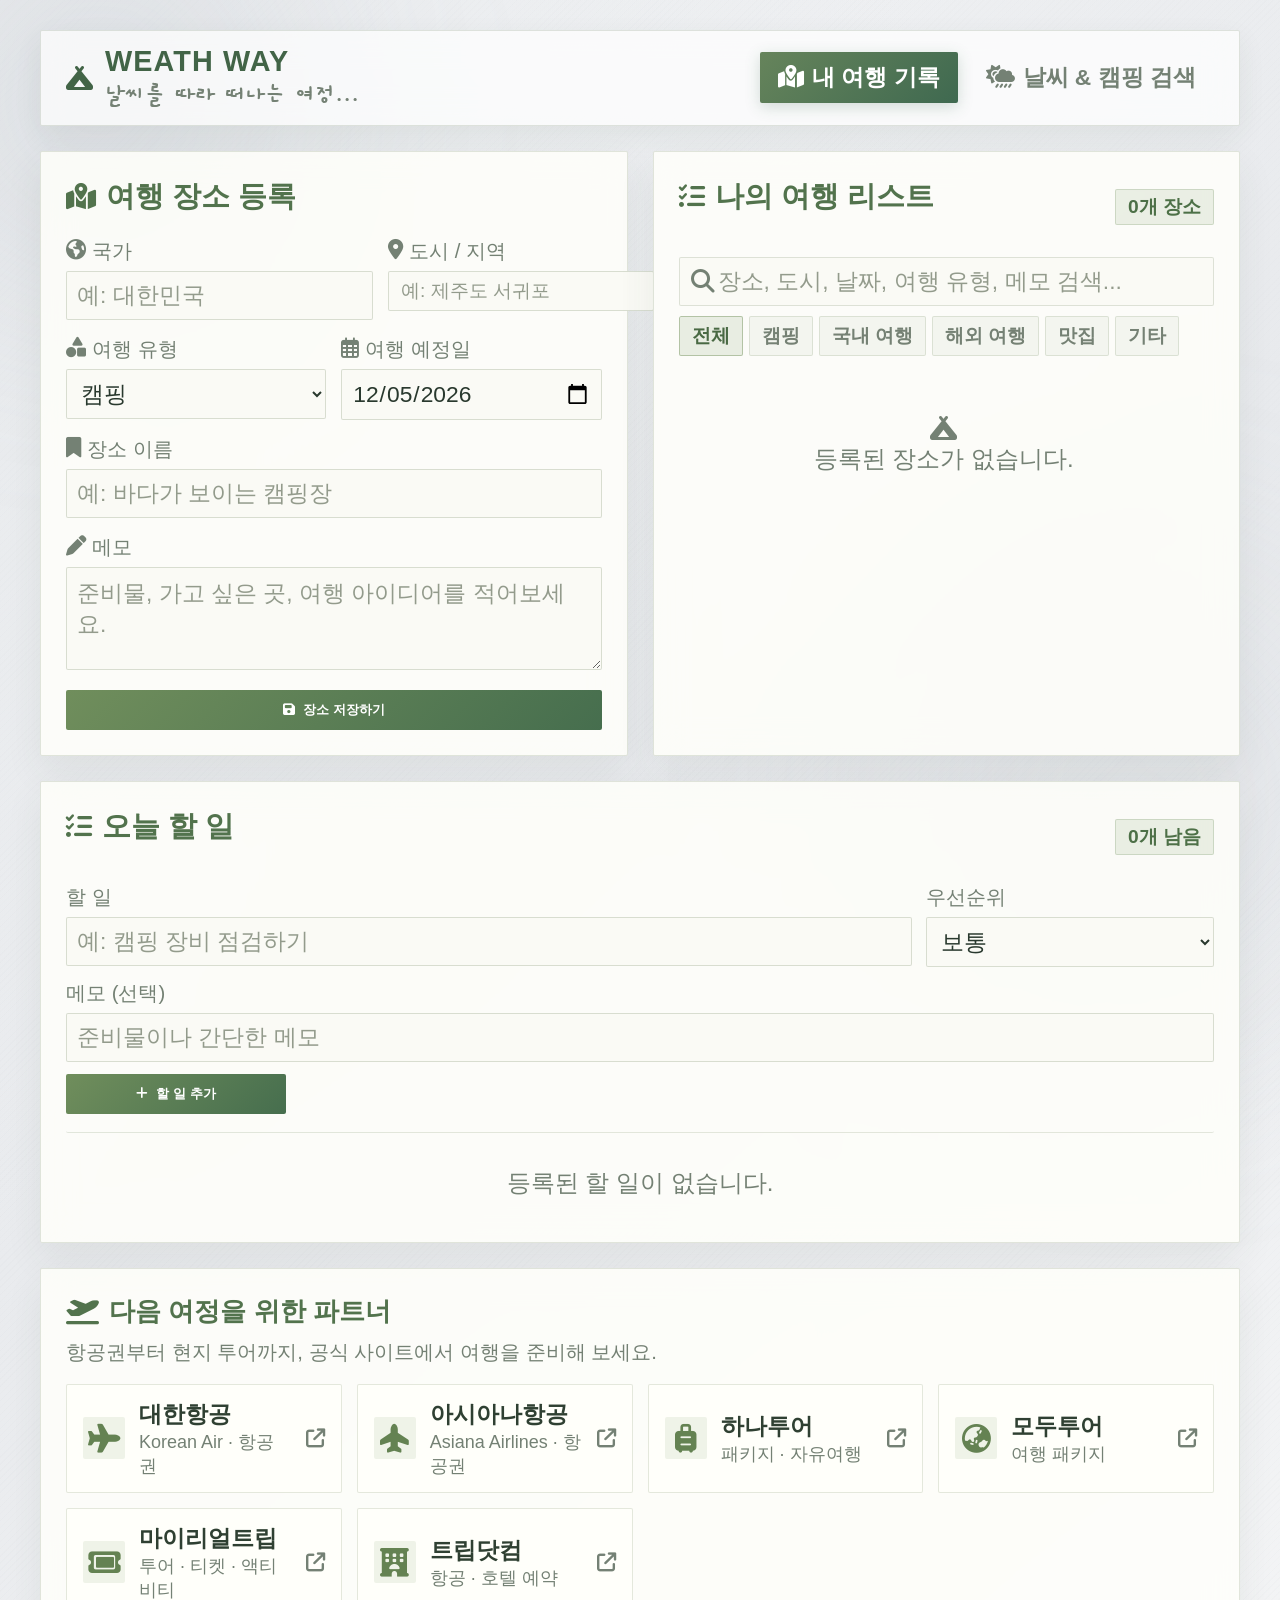
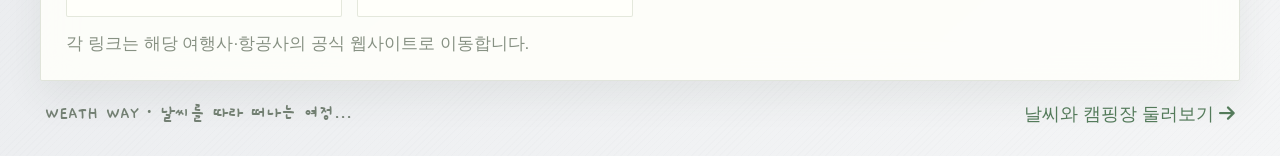
<file: index.html>
<!doctype html>
<html lang="ko">
  <head>
    <meta charset="UTF-8" />
    <meta name="viewport" content="width=device-width, initial-scale=1" />
    <meta name="theme-color" content="#10172b" />
    <title>WEATH WAY | 날씨를 따라 떠나는 여정</title>
    <link
      rel="stylesheet"
      href="https://cdnjs.cloudflare.com/ajax/libs/font-awesome/6.4.0/css/all.min.css"
    />
    <link rel="stylesheet" href="styles.css" />
    <script src="app.js" defer></script>
  </head>
  <body>
    <div class="bg-orb orb-1" aria-hidden="true"></div>
    <div class="bg-orb orb-2" aria-hidden="true"></div>

    <div class="app-container">
      <header class="app-header">
        <a class="logo" href="index.html">
          <i class="fa-solid fa-campground" aria-hidden="true"></i>
          <span class="brand-lockup">
            <strong>WEATH WAY</strong>
            <small>날씨를 따라 떠나는 여정...</small>
          </span>
        </a>
        <nav class="nav-tabs" aria-label="주요 메뉴">
          <a href="index.html" class="nav-btn active" aria-current="page">
            <i class="fa-solid fa-map-location-dot" aria-hidden="true"></i> 내
            여행 기록
          </a>
          <a href="api.html" class="nav-btn">
            <i class="fa-solid fa-cloud-sun-rain" aria-hidden="true"></i> 날씨 &
            캠핑 검색
          </a>
        </nav>
      </header>

      <main>
        <div class="grid-2col">
          <section class="glass-card" aria-labelledby="formModeTitle">
            <div class="card-title">
              <i class="fa-solid fa-map-location-dot" aria-hidden="true"></i>
              <h2 id="formModeTitle">여행 장소 등록</h2>
            </div>

            <form id="placeForm" class="crud-form">
              <input type="hidden" id="editId" value="" />
              <div class="form-row">
                <div class="form-group">
                  <label for="countryInput"
                    ><i
                      class="fa-solid fa-earth-americas"
                      aria-hidden="true"
                    ></i>
                    국가</label
                  >
                  <input
                    type="text"
                    id="countryInput"
                    maxlength="80"
                    placeholder="예: 대한민국"
                    required
                  />
                </div>
                <div class="form-group">
                  <label for="cityInput"
                    ><i class="fa-solid fa-location-dot" aria-hidden="true"></i>
                    도시 / 지역</label
                  >
                  <input
                    type="text"
                    id="cityInput"
                    maxlength="70"
                    placeholder="예: 제주도 서귀포"
                    required
                  />
                </div>
              </div>
              <div class="form-row">
                <div class="form-group">
                  <label for="categorySelect"
                    ><i class="fa-solid fa-shapes" aria-hidden="true"></i> 여행
                    유형</label
                  >
                  <select id="categorySelect" required>
                    <option value="캠핑장">캠핑</option>
                    <option value="국내여행">국내 여행</option>
                    <option value="해외여행">해외 여행</option>
                    <option value="맛집">맛집</option>
                    <option value="기타">기타</option>
                  </select>
                </div>
                <div class="form-group">
                  <label for="targetDate"
                    ><i
                      class="fa-regular fa-calendar-days"
                      aria-hidden="true"
                    ></i>
                    여행 예정일</label
                  >
                  <input type="date" id="targetDate" required />
                </div>
              </div>
              <div class="form-group">
                <label for="placeName"
                  ><i class="fa-solid fa-bookmark" aria-hidden="true"></i> 장소
                  이름</label
                >
                <input
                  type="text"
                  id="placeName"
                  maxlength="120"
                  placeholder="예: 바다가 보이는 캠핑장"
                  required
                />
              </div>
              <div class="form-group">
                <label for="memoContent"
                  ><i class="fa-solid fa-pen" aria-hidden="true"></i>
                  메모</label
                >
                <textarea
                  id="memoContent"
                  rows="3"
                  maxlength="1000"
                  placeholder="준비물, 가고 싶은 곳, 여행 아이디어를 적어보세요."
                ></textarea>
              </div>
              <div class="form-actions">
                <button type="submit" class="btn btn-primary" id="saveBtn">
                  <i class="fa-solid fa-floppy-disk" aria-hidden="true"></i>
                  장소 저장하기
                </button>
                <button
                  type="button"
                  class="btn btn-secondary"
                  id="cancelBtn"
                  hidden
                >
                  취소
                </button>
              </div>
            </form>
          </section>

          <section class="glass-card" aria-labelledby="places-title">
            <div class="card-title-between">
              <div class="card-title">
                <i class="fa-solid fa-list-check" aria-hidden="true"></i>
                <h2 id="places-title">나의 여행 리스트</h2>
              </div>
              <span class="badge" id="placeCountBadge" aria-live="polite"
                >0개 장소</span
              >
            </div>

            <div class="filter-wrapper">
              <label class="sr-only" for="searchInput">여행 장소 검색</label>
              <div class="search-filter-box">
                <i
                  class="fa-solid fa-magnifying-glass search-icon"
                  aria-hidden="true"
                ></i>
                <input
                  type="search"
                  id="searchInput"
                  placeholder="장소, 도시, 날짜, 여행 유형, 메모 검색..."
                  autocomplete="off"
                />
              </div>
              <div
                class="category-tabs"
                role="group"
                aria-label="여행 유형 필터"
              >
                <button
                  type="button"
                  class="cat-btn active"
                  data-category="ALL"
                  aria-pressed="true"
                >
                  전체
                </button>
                <button
                  type="button"
                  class="cat-btn"
                  data-category="캠핑장"
                  aria-pressed="false"
                >
                  캠핑
                </button>
                <button
                  type="button"
                  class="cat-btn"
                  data-category="국내여행"
                  aria-pressed="false"
                >
                  국내 여행
                </button>
                <button
                  type="button"
                  class="cat-btn"
                  data-category="해외여행"
                  aria-pressed="false"
                >
                  해외 여행
                </button>
                <button
                  type="button"
                  class="cat-btn"
                  data-category="맛집"
                  aria-pressed="false"
                >
                  맛집
                </button>
                <button
                  type="button"
                  class="cat-btn"
                  data-category="기타"
                  aria-pressed="false"
                >
                  기타
                </button>
              </div>
            </div>

            <div
              class="log-list-container"
              id="placeList"
              aria-live="polite"
            ></div>
          </section>
        </div>

        <section class="glass-card todo-section" aria-labelledby="todo-title">
          <div class="card-title-between">
            <div class="card-title">
              <i class="fa-solid fa-list-check" aria-hidden="true"></i>
              <h2 id="todo-title">오늘 할 일</h2>
            </div>
            <span class="badge" id="todoCountBadge" aria-live="polite">0개 남음</span>
          </div>

          <form id="todoForm" class="todo-form">
            <input type="hidden" id="todoEditId" value="" />
            <div class="todo-form-main">
              <div class="form-group">
                <label for="todoTitle">할 일</label>
                <input id="todoTitle" type="text" maxlength="120" placeholder="예: 캠핑 장비 점검하기" required />
              </div>
              <div class="form-group">
                <label for="todoPriority">우선순위</label>
                <select id="todoPriority">
                  <option value="보통">보통</option>
                  <option value="높음">높음</option>
                  <option value="낮음">낮음</option>
                </select>
              </div>
            </div>
            <div class="form-group">
              <label for="todoMemo">메모 (선택)</label>
              <input id="todoMemo" type="text" maxlength="240" placeholder="준비물이나 간단한 메모" />
            </div>
            <div class="form-actions">
              <button type="submit" class="btn btn-primary" id="todoSaveButton">
                <i class="fa-solid fa-plus" aria-hidden="true"></i> 할 일 추가
              </button>
              <button type="button" class="btn btn-secondary" id="todoCancelButton" hidden>취소</button>
            </div>
          </form>

          <ul class="todo-list" id="todoList" aria-live="polite"></ul>
        </section>

        <section
          class="glass-card sponsor-section"
          aria-labelledby="sponsor-title"
        >
          <div class="card-title">
            <i class="fa-solid fa-plane-departure" aria-hidden="true"></i>
            <h2 id="sponsor-title">다음 여정을 위한 파트너</h2>
          </div>
          <p class="sponsor-desc">
            항공권부터 현지 투어까지, 공식 사이트에서 여행을 준비해 보세요.
          </p>
          <div class="sponsor-grid">
            <a
              href="https://www.koreanair.com"
              target="_blank"
              rel="noopener noreferrer"
              class="sponsor-card Koreanair"
            >
              <span class="brand-icon"
                ><i class="fa-solid fa-plane" aria-hidden="true"></i
              ></span>
              <span class="brand-info"
                ><span class="brand-name">대한항공</span
                ><span class="brand-sub">Korean Air · 항공권</span></span
              >
              <i
                class="fa-solid fa-arrow-up-right-from-square external-link"
                aria-hidden="true"
              ></i>
            </a>
            <a
              href="https://flyasiana.com"
              target="_blank"
              rel="noopener noreferrer"
              class="sponsor-card asiana"
            >
              <span class="brand-icon"
                ><i class="fa-solid fa-plane-up" aria-hidden="true"></i
              ></span>
              <span class="brand-info"
                ><span class="brand-name">아시아나항공</span
                ><span class="brand-sub">Asiana Airlines · 항공권</span></span
              >
              <i
                class="fa-solid fa-arrow-up-right-from-square external-link"
                aria-hidden="true"
              ></i>
            </a>
            <a
              href="https://www.hanatour.com"
              target="_blank"
              rel="noopener noreferrer"
              class="sponsor-card hanatour"
            >
              <span class="brand-icon"
                ><i class="fa-solid fa-suitcase-rolling" aria-hidden="true"></i
              ></span>
              <span class="brand-info"
                ><span class="brand-name">하나투어</span
                ><span class="brand-sub">패키지 · 자유여행</span></span
              >
              <i
                class="fa-solid fa-arrow-up-right-from-square external-link"
                aria-hidden="true"
              ></i>
            </a>
            <a
              href="https://www.modetour.com"
              target="_blank"
              rel="noopener noreferrer"
              class="sponsor-card modetour"
            >
              <span class="brand-icon"
                ><i class="fa-solid fa-earth-asia" aria-hidden="true"></i
              ></span>
              <span class="brand-info"
                ><span class="brand-name">모두투어</span
                ><span class="brand-sub">여행 패키지</span></span
              >
              <i
                class="fa-solid fa-arrow-up-right-from-square external-link"
                aria-hidden="true"
              ></i>
            </a>
            <a
              href="https://www.myrealtrip.com"
              target="_blank"
              rel="noopener noreferrer"
              class="sponsor-card myrealtrip"
            >
              <span class="brand-icon"
                ><i class="fa-solid fa-ticket" aria-hidden="true"></i
              ></span>
              <span class="brand-info"
                ><span class="brand-name">마이리얼트립</span
                ><span class="brand-sub">투어 · 티켓 · 액티비티</span></span
              >
              <i
                class="fa-solid fa-arrow-up-right-from-square external-link"
                aria-hidden="true"
              ></i>
            </a>
            <a
              href="https://kr.trip.com"
              target="_blank"
              rel="noopener noreferrer"
              class="sponsor-card tripcom"
            >
              <span class="brand-icon"
                ><i class="fa-solid fa-hotel" aria-hidden="true"></i
              ></span>
              <span class="brand-info"
                ><span class="brand-name">트립닷컴</span
                ><span class="brand-sub">항공 · 호텔 예약</span></span
              >
              <i
                class="fa-solid fa-arrow-up-right-from-square external-link"
                aria-hidden="true"
              ></i>
            </a>
          </div>
          <p class="sponsor-disclaimer">
            각 링크는 해당 여행사·항공사의 공식 웹사이트로 이동합니다.
          </p>
        </section>

        <footer class="site-footer">
          <span>WEATH WAY · 날씨를 따라 떠나는 여정...</span>
          <a href="api.html"
            >날씨와 캠핑장 둘러보기
            <i class="fa-solid fa-arrow-right" aria-hidden="true"></i
          ></a>
        </footer>
      </main>
    </div>
  </body>
</html>
</file>
<file: styles.css>
@import url("https://fonts.googleapis.com/css2?family=Gaegu:wght@400;700&family=Noto+Sans+KR:wght@400;500;600;700;800&display=swap");

:root {
  --bg-gradient: linear-gradient(145deg, #f5f6f7 0%, #e9ebee 48%, #f4f5f6 100%);
  --glass-bg: rgba(255, 255, 255, 0.82);
  --glass-border: rgba(79, 105, 75, 0.16);
  --glass-shadow: 0 18px 42px rgba(48, 69, 48, 0.1);

  --text-main: #26352c;
  --text-muted: #748174;

  --accent-cyan: #638e83;
  --accent-indigo: #547450;
  --accent-pink: #c77854;
  --accent-green: #6f8e57;
  --accent-red: #bd6555;
  --accent-orange: #b8793e;

  --radius-lg: 20px;
  --radius-md: 12px;
  --radius-sm: 8px;
}

* {
  margin: 0;
  padding: 0;
  box-sizing: border-box;
  font-family: "Pretendard", "Apple SD Gothic Neo", "Malgun Gothic", sans-serif;
}

body {
  background: var(--bg-gradient);
  color: var(--text-main);
  min-height: 100vh;
  display: flex;
  justify-content: center;
  align-items: flex-start;
  padding: 30px 15px;
  overflow-x: hidden;
  position: relative;
}

.bg-orb {
  position: fixed;
  border-radius: 50%;
  filter: blur(100px);
  z-index: 0;
  pointer-events: none;
}
.orb-1 {
  width: 400px;
  height: 400px;
  background: rgba(56, 189, 248, 0.15);
  top: -100px;
  left: -100px;
}
.orb-2 {
  width: 500px;
  height: 500px;
  background: rgba(129, 140, 248, 0.12);
  bottom: -150px;
  right: -100px;
}

.app-container {
  width: 100%;
  max-width: 1200px;
  z-index: 1;
}

.app-header {
  display: flex;
  justify-content: space-between;
  align-items: center;
  margin-bottom: 25px;
  background: rgba(255, 255, 255, 0.05);
  backdrop-filter: blur(16px);
  border: 1px solid var(--glass-border);
  padding: 15px 25px;
  border-radius: var(--radius-lg);
  box-shadow: var(--glass-shadow);
}

.logo {
  display: flex;
  align-items: center;
  gap: 12px;
  color: var(--accent-orange);
  text-decoration: none;
}

.brand-lockup {
  display: grid;
  gap: 2px;
}

.brand-lockup strong {
  font-size: 1.2rem;
  font-weight: 800;
  letter-spacing: 1.1px;
  line-height: 1.1;
}

.brand-lockup small {
  color: var(--text-muted);
  font-size: 0.64rem;
  font-weight: 500;
  letter-spacing: 0.15px;
}

.nav-tabs {
  display: flex;
  gap: 10px;
}

.nav-btn {
  background: transparent;
  border: none;
  color: var(--text-muted);
  padding: 10px 18px;
  font-size: 0.95rem;
  font-weight: 600;
  border-radius: var(--radius-md);
  text-decoration: none;
  transition: all 0.3s ease;
  display: flex;
  align-items: center;
  gap: 8px;
}

.nav-btn:hover {
  color: var(--text-main);
  background: rgba(255, 255, 255, 0.05);
}
.nav-btn.active {
  background: linear-gradient(
    135deg,
    var(--accent-orange),
    var(--accent-indigo)
  );
  color: #fff;
  box-shadow: 0 4px 15px rgba(251, 146, 60, 0.3);
}

.page-content {
  display: block;
  animation: fadeIn 0.4s ease forwards;
}

@keyframes fadeIn {
  from {
    opacity: 0;
    transform: translateY(10px);
  }
  to {
    opacity: 1;
    transform: translateY(0);
  }
}

.grid-2col {
  display: grid;
  grid-template-columns: 1fr 1fr;
  gap: 25px;
}

@media (max-width: 900px) {
  .grid-2col {
    grid-template-columns: 1fr;
  }
  .app-header {
    flex-direction: column;
    gap: 15px;
  }
}

.glass-card {
  background: var(--glass-bg);
  backdrop-filter: blur(16px);
  border: 1px solid var(--glass-border);
  border-radius: var(--radius-lg);
  padding: 25px;
  box-shadow: var(--glass-shadow);
}

.card-title {
  display: flex;
  align-items: center;
  gap: 10px;
  font-size: 1.1rem;
  color: var(--accent-orange);
  margin-bottom: 20px;
}

.card-title-between {
  display: flex;
  justify-content: space-between;
  align-items: center;
  margin-bottom: 20px;
}

.badge {
  background: rgba(251, 146, 60, 0.15);
  color: var(--accent-orange);
  padding: 4px 12px;
  border-radius: 20px;
  font-size: 0.8rem;
  font-weight: 600;
  border: 1px solid rgba(251, 146, 60, 0.3);
}

/* Form */
.crud-form {
  display: flex;
  flex-direction: column;
  gap: 15px;
}
.form-row {
  display: grid;
  grid-template-columns: 1fr 1fr;
  gap: 15px;
}
.form-group {
  display: flex;
  flex-direction: column;
  gap: 6px;
}
.form-group label {
  font-size: 0.85rem;
  color: var(--text-muted);
  display: flex;
  align-items: center;
  gap: 6px;
}

input[type="text"],
input[type="search"],
input[type="date"],
select,
textarea {
  background: rgba(0, 0, 0, 0.25);
  border: 1px solid var(--glass-border);
  color: var(--text-main);
  padding: 10px 10px;
  border-radius: var(--radius-sm);
  font-size: 0.95rem;
  outline: none;
  transition: all 0.3s ease;
}

#cityInput {
  padding: 8px 12px;
  font-size: 0.8rem;
}

input:focus,
select:focus,
textarea:focus {
  border-color: var(--accent-orange);
  box-shadow: 0 0 10px rgba(251, 146, 60, 0.2);
}
select option {
  background: #1e1b4b;
  color: var(--text-main);
}

.form-actions {
  display: flex;
  gap: 10px;
  margin-top: 5px;
}

.btn {
  padding: 11px 20px;
  border-radius: var(--radius-sm);
  border: none;
  font-weight: 600;
  cursor: pointer;
  transition: all 0.3s ease;
  display: flex;
  align-items: center;
  justify-content: center;
  gap: 8px;
}

.btn-primary {
  background: linear-gradient(
    135deg,
    var(--accent-orange),
    var(--accent-indigo)
  );
  color: #fff;
  flex: 1;
}
.btn-primary:hover {
  filter: brightness(1.1);
  box-shadow: 0 4px 12px rgba(251, 146, 60, 0.4);
}
.btn-secondary {
  background: rgba(255, 255, 255, 0.1);
  color: var(--text-main);
}
.btn-accent {
  background: linear-gradient(135deg, var(--accent-indigo), var(--accent-pink));
  color: #fff;
}

/* Filter & Search */
.filter-wrapper {
  display: flex;
  flex-direction: column;
  gap: 10px;
  margin-bottom: 15px;
}
.search-filter-box {
  position: relative;
}
.search-filter-box input {
  width: 100%;
  padding-left: 38px;
}
.search-icon {
  position: absolute;
  left: 12px;
  top: 50%;
  transform: translateY(-50%);
  color: var(--text-muted);
}

.category-tabs {
  display: flex;
  gap: 6px;
  overflow-x: auto;
  padding-bottom: 4px;
}
.cat-btn {
  background: rgba(0, 0, 0, 0.2);
  border: 1px solid var(--glass-border);
  color: var(--text-muted);
  padding: 6px 12px;
  border-radius: 16px;
  font-size: 0.8rem;
  cursor: pointer;
  white-space: nowrap;
  transition: all 0.2s ease;
}

.cat-btn.active,
.cat-btn:hover {
  background: rgba(251, 146, 60, 0.2);
  color: var(--accent-orange);
  border-color: var(--accent-orange);
}

/* List */
.log-list-container {
  display: flex;
  flex-direction: column;
  gap: 12px;
  max-height: 520px;
  overflow-y: auto;
  padding-right: 5px;
}

.log-item {
  background: rgba(255, 255, 255, 0.04);
  border: 1px solid rgba(255, 255, 255, 0.08);
  border-radius: var(--radius-md);
  padding: 15px;
  display: flex;
  flex-direction: column;
  gap: 8px;
  transition: all 0.2s ease;
}

.log-item:hover {
  background: rgba(255, 255, 255, 0.08);
  border-color: rgba(255, 255, 255, 0.2);
}

.log-item-header {
  display: flex;
  justify-content: space-between;
  align-items: center;
}
.log-item-title {
  font-size: 1rem;
  font-weight: 700;
  color: #fff;
}

.log-item-location {
  display: flex;
  gap: 8px;
  font-size: 0.8rem;
  color: var(--accent-orange);
  align-items: center;
}

.cat-tag {
  background: rgba(251, 146, 60, 0.2);
  color: var(--accent-orange);
  padding: 2px 8px;
  border-radius: 4px;
  font-size: 0.75rem;
  font-weight: 600;
}

.log-item-body {
  font-size: 0.9rem;
  color: var(--text-muted);
  line-height: 1.4;
  white-space: pre-line;
}

.thankyou-btn {
  display: inline-flex;
  align-items: center;
  gap: 6px;
  background: linear-gradient(135deg, #f97316, #ea580c);
  color: #fff;
  padding: 5px 10px;
  border-radius: 6px;
  font-size: 0.75rem;
  font-weight: 600;
  text-decoration: none;
  transition: all 0.2s ease;
  width: fit-content;
  margin-top: 4px;
}

.thankyou-btn:hover {
  transform: translateY(-1px);
  box-shadow: 0 4px 10px rgba(249, 115, 22, 0.4);
}

.log-item-footer {
  display: flex;
  justify-content: space-between;
  align-items: center;
  font-size: 0.8rem;
  color: var(--text-muted);
  margin-top: 6px;
  border-top: 1px dashed rgba(255, 255, 255, 0.1);
  padding-top: 8px;
}

.log-item-actions {
  display: flex;
  gap: 8px;
}

.btn-icon {
  background: transparent;
  border: none;
  color: var(--text-muted);
  padding: 6px;
  border-radius: 4px;
  cursor: pointer;
  transition: all 0.2s ease;
}
.btn-icon:hover {
  color: var(--text-main);
  background: rgba(255, 255, 255, 0.1);
}
.btn-icon.delete:hover {
  color: var(--accent-red);
}

.empty-state {
  text-align: center;
  padding: 40px 20px;
  color: var(--text-muted);
}

/* API UI */
.api-search-bar {
  display: flex;
  gap: 15px;
  align-items: flex-end;
  background: rgba(0, 0, 0, 0.2);
  padding: 15px;
  border-radius: var(--radius-md);
  margin-bottom: 25px;
  flex-wrap: wrap;
}
.search-group {
  display: flex;
  flex-direction: column;
  gap: 6px;
}
.search-group.grow {
  flex: 1;
  min-width: 200px;
}

.api-summary-grid {
  display: grid;
  grid-template-columns: 1fr 1fr;
  gap: 20px;
  margin-bottom: 25px;
}
@media (max-width: 768px) {
  .api-summary-grid {
    grid-template-columns: 1fr;
  }
}

.summary-card {
  background: linear-gradient(
    135deg,
    rgba(251, 146, 60, 0.2),
    rgba(129, 140, 248, 0.15)
  );
  border: 1px solid rgba(255, 255, 255, 0.2);
  border-radius: var(--radius-md);
  padding: 20px;
  display: flex;
  align-items: center;
  gap: 20px;
}
.summary-card .s-icon i {
  font-size: 4rem;
  color: var(--accent-orange);
}
.s-location {
  font-size: 1.4rem;
  font-weight: 700;
}
.s-date {
  font-size: 0.85rem;
  color: var(--text-muted);
  margin-bottom: 5px;
}
.s-temp {
  font-size: 2.8rem;
  font-weight: 700;
  line-height: 1;
  color: #fff;
}
.s-desc {
  font-size: 0.95rem;
  color: var(--accent-cyan);
  margin-top: 5px;
}

.metrics-grid {
  display: grid;
  grid-template-columns: repeat(3, 1fr);
  gap: 10px;
}
.metric-item {
  background: rgba(0, 0, 0, 0.2);
  border: 1px solid var(--glass-border);
  border-radius: var(--radius-md);
  padding: 15px 10px;
  text-align: center;
  display: flex;
  flex-direction: column;
  align-items: center;
  justify-content: center;
}
.metric-item i {
  font-size: 1.4rem;
  color: var(--accent-cyan);
  margin-bottom: 6px;
}
.m-val {
  font-size: 1rem;
  font-weight: 700;
}
.m-lbl {
  font-size: 0.75rem;
  color: var(--text-muted);
}

.hourly-section h4 {
  font-size: 0.95rem;
  color: var(--text-muted);
  margin-bottom: 12px;
}
.hourly-scroll-container {
  display: flex;
  gap: 12px;
  overflow-x: auto;
  padding-bottom: 10px;
}

.hourly-card {
  min-width: 80px;
  background: rgba(255, 255, 255, 0.05);
  border: 1px solid var(--glass-border);
  border-radius: var(--radius-md);
  padding: 12px 8px;
  text-align: center;
  display: flex;
  flex-direction: column;
  gap: 6px;
}
.hourly-card .time {
  font-size: 0.8rem;
  color: var(--text-muted);
}
.hourly-card i {
  font-size: 1.2rem;
  color: var(--accent-cyan);
}
.hourly-card .temp {
  font-size: 0.95rem;
  font-weight: 600;
}

/* GoCamping Cards */
.camping-api-grid {
  display: grid;
  grid-template-columns: repeat(auto-fill, minmax(280px, 1fr));
  gap: 15px;
  margin-top: 15px;
}
.camp-card {
  background: rgba(255, 255, 255, 0.05);
  border: 1px solid var(--glass-border);
  border-radius: var(--radius-md);
  padding: 15px;
  display: flex;
  flex-direction: column;
  gap: 8px;
}
.camp-image {
  display: block;
  width: 100%;
  max-height: 180px;
  object-fit: cover;
}
.camp-links {
  display: flex;
  flex-wrap: wrap;
  gap: 8px;
}
.camp-title {
  font-size: 1.1rem;
  font-weight: 700;
  color: var(--accent-orange);
}
.camp-addr {
  font-size: 0.85rem;
  color: var(--text-muted);
}

.camp-facility {
  font-size: 0.8rem;
  color: var(--accent-cyan);
}

/* 스폰서 / 제휴 배너 스타일 */
.sponsor-desc {
  font-size: 0.85rem;
  color: var(--text-muted);
  margin-bottom: 18px;
}

.sponsor-grid {
  display: grid;
  grid-template-columns: repeat(auto-fill, minmax(230px, 1fr));
  gap: 15px;
}

.sponsor-card {
  background: rgba(255, 255, 255, 0.05);
  border: 1px solid var(--glass-border);
  border-radius: var(--radius-md);
  padding: 14px 16px;
  display: flex;
  align-items: center;
  gap: 14px;
  text-decoration: none;
  color: var(--text-main);
  transition: all 0.3s cubic-bezier(0.4, 0, 0.2, 1);
  position: relative;
  overflow: hidden;
}

.sponsor-card::before {
  content: "";
  position: absolute;
  top: 0;
  left: -100%;
  width: 100%;
  height: 100%;
  background: linear-gradient(
    90deg,
    transparent,
    rgba(255, 255, 255, 0.1),
    transparent
  );
  transition: left 0.5s ease;
}

.sponsor-card:hover::before {
  left: 100%;
}

.sponsor-card:hover {
  transform: translateY(-4px);
  border-color: var(--accent-cyan);
  box-shadow: 0 8px 20px rgba(56, 189, 248, 0.2);
  background: rgba(255, 255, 255, 0.1);
}

.brand-icon {
  width: 42px;
  height: 42px;
  border-radius: 10px;
  background: rgba(0, 0, 0, 0.3);
  display: flex;
  align-items: center;
  justify-content: center;
  font-size: 1.2rem;
  color: var(--accent-cyan);
  flex-shrink: 0;
}

.brand-info {
  display: flex;
  flex-direction: column;
  flex-grow: 1;
}

.brand-name {
  font-size: 0.95rem;
  font-weight: 700;
  color: #fff;
}

.brand-sub {
  font-size: 0.75rem;
  color: var(--text-muted);
}

.external-link {
  font-size: 0.8rem;
  color: var(--text-muted);
  transition: color 0.2s ease;
}

.sponsor-card:hover .external-link {
  color: var(--accent-cyan);
}

/* 브랜드별 포인트 컬러 커스텀 (옵션) */
.sponsor-card.Koreanair:hover .brand-icon {
  color: #00256c;
  background: #fff;
}
.sponsor-card.asiana:hover .brand-icon {
  color: #d6001c;
  background: #fff;
}
.sponsor-card.hanatour:hover .brand-icon {
  color: #e60012;
  background: #fff;
}
.sponsor-card.modetour:hover .brand-icon {
  color: #009639;
  background: #fff;
}
.sponsor-card.myrealtrip:hover .brand-icon {
  color: #2b7fff;
  background: #fff;
}
.sponsor-card.tripcom:hover .brand-icon {
  color: #2752e7;
  background: #fff;
}

/* Travel, weather, and camping landing banners */
.travel-hero {
  position: relative;
  display: flex;
  min-height: 285px;
  align-items: center;
  justify-content: space-between;
  gap: 24px;
  margin-bottom: 25px;
  padding: 38px 44px;
  overflow: hidden;
  border: 1px solid rgba(191, 219, 254, 0.26);
  border-radius: var(--radius-lg);
  background:
    radial-gradient(
      ellipse at 82% 15%,
      rgba(251, 146, 60, 0.28),
      transparent 34%
    ),
    radial-gradient(
      ellipse at 70% 100%,
      rgba(52, 211, 153, 0.2),
      transparent 42%
    ),
    linear-gradient(118deg, #12354a 0%, #173754 44%, #29265a 100%);
  box-shadow: var(--glass-shadow);
}

.travel-hero::before,
.travel-hero::after {
  position: absolute;
  right: -3%;
  bottom: -56%;
  width: 65%;
  height: 100%;
  border: 1px solid rgba(255, 255, 255, 0.09);
  border-radius: 50%;
  content: "";
  transform: rotate(-12deg);
}

.travel-hero::after {
  right: 2%;
  bottom: -69%;
  width: 59%;
  border-color: rgba(255, 255, 255, 0.07);
}

.hero-copy {
  position: relative;
  z-index: 1;
  max-width: 78%;
}

.hero-badge {
  display: inline-flex;
  align-items: center;
  gap: 8px;
  padding: 7px 11px;
  border: 1px solid rgba(255, 255, 255, 0.19);
  border-radius: 20px;
  background: rgba(255, 255, 255, 0.08);
  color: #c7f9e9;
  font-size: 0.68rem;
  font-weight: 700;
  letter-spacing: 1.1px;
}

.hero-copy h1 {
  margin: 18px 0 9px;
  color: #fff;
  font-size: clamp(2rem, 4vw, 3rem);
  font-weight: 700;
  letter-spacing: -1.8px;
  line-height: 1.3;
}

.hero-copy h1 span {
  color: #ffc687;
}

.hero-copy p {
  max-width: 450px;
  color: rgba(235, 244, 255, 0.75);
  font-size: 0.9rem;
  line-height: 1.8;
}

.hero-copy .hero-slogan {
  color: #f2d39d;
  font-size: 1rem;
  font-weight: 700;
  letter-spacing: 0.1px;
}

.hero-copy .hero-description {
  margin-top: 3px;
}

.hero-link {
  display: inline-flex;
  align-items: center;
  gap: 10px;
  margin-top: 20px;
  padding: 10px 15px;
  border: 1px solid rgba(255, 255, 255, 0.22);
  border-radius: var(--radius-sm);
  background: linear-gradient(120deg, #fb923c, #f97316);
  box-shadow: 0 7px 22px rgba(249, 115, 22, 0.25);
  color: #fff;
  font-size: 0.8rem;
  font-weight: 700;
  text-decoration: none;
  transition:
    transform 0.2s ease,
    box-shadow 0.2s ease;
}

.hero-link:hover {
  transform: translateY(-2px);
  box-shadow: 0 10px 26px rgba(249, 115, 22, 0.35);
}

.hero-art {
  position: relative;
  z-index: 1;
  display: grid;
  flex: 0 0 290px;
  height: 205px;
  place-items: center;
  overflow: hidden;
  border: 1px solid rgba(255, 255, 255, 0.16);
  border-radius: 46% 46% 17px 17px;
  background:
    linear-gradient(180deg, rgba(89, 190, 225, 0.35), transparent 68%),
    linear-gradient(0deg, rgba(16, 43, 53, 0.88), rgba(38, 91, 107, 0.3));
}

.hero-sun {
  position: absolute;
  top: 24px;
  right: 52px;
  width: 48px;
  height: 48px;
  border-radius: 50%;
  background: linear-gradient(135deg, #ffe2a6, #fb923c);
  box-shadow: 0 0 34px rgba(251, 146, 60, 0.42);
}

.hero-mountain {
  position: absolute;
  right: 15px;
  bottom: 34px;
  color: rgba(105, 166, 152, 0.86);
  font-size: 130px;
}

.hero-tent {
  position: absolute;
  bottom: 34px;
  left: 55px;
  color: #ffc783;
  font-size: 58px;
  filter: drop-shadow(0 5px 10px rgba(0, 0, 0, 0.28));
}

.hero-cloud {
  position: absolute;
  top: 35px;
  left: 34px;
  color: rgba(229, 244, 255, 0.66);
  font-size: 28px;
}

.hero-coordinate {
  position: absolute;
  right: 12px;
  bottom: 11px;
  left: 12px;
  color: rgba(239, 248, 255, 0.68);
  font-size: 0.57rem;
  letter-spacing: 1.4px;
  text-align: center;
}

.hero-bottom-note {
  position: absolute;
  right: 20px;
  bottom: 15px;
  display: flex;
  align-items: center;
  gap: 7px;
  color: rgba(239, 248, 255, 0.55);
  font-size: 0.55rem;
  letter-spacing: 1.2px;
}

.hero-bottom-note span {
  width: 6px;
  height: 6px;
  border-radius: 50%;
  background: #34d399;
  box-shadow: 0 0 9px rgba(52, 211, 153, 0.8);
}

.api-hero {
  min-height: 235px;
  margin-bottom: 25px;
}

.api-hero .hero-art {
  flex-basis: 240px;
  height: 170px;
}

.api-hero .hero-tent {
  left: 38px;
}

.sponsor-section {
  margin-top: 25px;
}

.sponsor-section .card-title {
  margin-bottom: 9px;
}

.sponsor-section .card-title h2 {
  font-size: 1.1rem;
}

.sponsor-disclaimer {
  margin-top: 14px;
  color: rgba(148, 163, 184, 0.72);
  font-size: 0.72rem;
}

.site-footer {
  display: flex;
  align-items: center;
  justify-content: space-between;
  gap: 12px;
  padding: 21px 5px 0;
  color: var(--text-muted);
  font-size: 0.75rem;
}

.site-footer a {
  color: #a5e8ff;
  text-decoration: none;
}

.site-footer a:hover {
  color: #fff;
}

.api-status {
  min-height: 1.2em;
  margin: -14px 0 18px;
  color: #a5e8ff;
  font-size: 0.8rem;
}

.api-status:empty {
  display: none;
}

.sr-only {
  position: absolute;
  width: 1px;
  height: 1px;
  padding: 0;
  overflow: hidden;
  clip: rect(0, 0, 0, 0);
  white-space: nowrap;
  border: 0;
}

[hidden] {
  display: none !important;
}

@media (max-width: 700px) {
  .travel-hero {
    min-height: 250px;
    padding: 30px 25px 48px;
  }

  .travel-hero .hero-art {
    position: absolute;
    right: -38px;
    bottom: 24px;
    width: 195px;
    height: 155px;
    opacity: 0.48;
  }

  .hero-copy {
    max-width: 100%;
  }

  .hero-copy p {
    max-width: 72%;
  }

  .api-hero {
    min-height: 220px;
  }

  .hero-bottom-note {
    left: 25px;
    right: auto;
  }

  .sponsor-grid {
    grid-template-columns: repeat(auto-fill, minmax(200px, 1fr));
  }
}

@media (max-width: 480px) {
  body {
    padding: 16px 10px;
  }

  .app-header {
    padding: 13px;
  }

  .logo {
    font-size: 1.2rem;
  }

  .brand-lockup strong {
    font-size: 1.05rem;
  }

  .brand-lockup small {
    font-size: 0.58rem;
  }

  .nav-tabs {
    width: 100%;
    flex-wrap: wrap;
    gap: 4px;
  }

  .nav-btn {
    flex: 1 1 100%;
    justify-content: center;
    padding: 9px 10px;
    font-size: 0.82rem;
  }

  .travel-hero {
    min-height: 245px;
    padding: 24px 18px 47px;
  }

  .hero-copy h1 {
    font-size: 2rem;
  }

  .hero-copy p {
    max-width: 80%;
    font-size: 0.78rem;
  }

  .travel-hero .hero-art {
    right: -72px;
    bottom: 8px;
    opacity: 0.35;
  }

  .hero-bottom-note {
    left: 18px;
    font-size: 0.48rem;
  }

  .glass-card {
    padding: 18px;
  }

  .form-row,
  .metrics-grid {
    grid-template-columns: 1fr;
  }

  .sponsor-grid {
    grid-template-columns: 1fr;
  }

  .site-footer {
    align-items: flex-start;
    flex-direction: column;
  }
}

/* Natural palette and outdoor-inspired surfaces */
body {
  background:
    radial-gradient(
      ellipse at 8% 5%,
      rgba(220, 224, 228, 0.5),
      transparent 34rem
    ),
    radial-gradient(
      ellipse at 92% 18%,
      rgba(231, 233, 236, 0.42),
      transparent 30rem
    ),
    repeating-linear-gradient(
      135deg,
      rgba(85, 94, 103, 0.014) 0 1px,
      transparent 1px 5px
    ),
    var(--bg-gradient);
}

.bg-orb {
  filter: blur(115px);
}

.orb-1 {
  background: rgba(160, 169, 178, 0.16);
}

.orb-2 {
  background: rgba(174, 181, 188, 0.12);
}

.app-header {
  background: rgba(255, 255, 255, 0.72);
  border-color: rgba(95, 119, 84, 0.19);
  box-shadow: 0 10px 28px rgba(48, 69, 48, 0.07);
}

.logo {
  color: #426447;
}

.nav-btn {
  color: #748174;
}

.nav-btn:hover {
  color: #35523b;
  background: rgba(102, 132, 89, 0.1);
}

.nav-btn.active {
  background: linear-gradient(135deg, #66845b, #3f6950);
  box-shadow: 0 4px 15px rgba(63, 105, 80, 0.22);
}

.glass-card {
  background: rgba(255, 255, 251, 0.84);
  border-color: rgba(95, 119, 84, 0.18);
  box-shadow: 0 16px 38px rgba(48, 69, 48, 0.075);
}

.card-title {
  color: #52734d;
}

.badge {
  background: rgba(111, 142, 87, 0.12);
  color: #4d7047;
  border-color: rgba(111, 142, 87, 0.24);
}

input[type="text"],
input[type="search"],
input[type="date"],
select,
textarea {
  background: rgba(250, 250, 245, 0.94);
  border-color: rgba(105, 126, 91, 0.23);
  color: #29392e;
}

input::placeholder,
textarea::placeholder {
  color: #939b8c;
}

input:focus,
select:focus,
textarea:focus {
  border-color: #77966a;
  box-shadow: 0 0 0 3px rgba(111, 142, 87, 0.14);
}

select option {
  background: #f7f6ef;
  color: #26352c;
}

.btn-primary {
  background: linear-gradient(135deg, #708e5c, #466e4e);
}

.btn-primary:hover {
  box-shadow: 0 5px 15px rgba(70, 110, 78, 0.25);
}

.btn-secondary {
  background: #eeefe7;
  color: #596a58;
}

.btn-accent {
  background: linear-gradient(135deg, #678b72, #517b78);
}

.search-filter-box input {
  background: rgba(250, 250, 245, 0.94);
  border-color: rgba(105, 126, 91, 0.2);
  color: #29392e;
}

.cat-btn {
  background: rgba(107, 130, 89, 0.06);
  border-color: rgba(105, 126, 91, 0.18);
  color: #758174;
}

.cat-btn.active,
.cat-btn:hover {
  background: rgba(111, 142, 87, 0.14);
  color: #496943;
  border-color: rgba(111, 142, 87, 0.44);
}

.log-item,
.camp-card,
.hourly-card {
  background: rgba(255, 255, 250, 0.72);
  border-color: rgba(105, 126, 91, 0.15);
}

.log-item:hover {
  background: #fffefa;
  border-color: rgba(111, 142, 87, 0.38);
}

.log-item-title,
.brand-name {
  color: #2f4032;
}

.log-item-location,
.camp-title,
.brand-icon,
.camp-facility {
  color: #648252;
}

.cat-tag {
  background: rgba(111, 142, 87, 0.13);
  color: #557548;
}

.log-item-footer {
  border-top-color: rgba(105, 126, 91, 0.2);
}

.btn-icon:hover {
  color: #466e4e;
  background: rgba(111, 142, 87, 0.12);
}

.btn-icon.delete:hover {
  color: #a75444;
}

.thankyou-btn {
  background: linear-gradient(135deg, #b97842, #9b6138);
}

.api-search-bar {
  background: rgba(229, 234, 219, 0.54);
  border: 1px solid rgba(105, 126, 91, 0.13);
}

.summary-card {
  background:
    radial-gradient(
      circle at 90% 15%,
      rgba(242, 206, 145, 0.25),
      transparent 34%
    ),
    linear-gradient(135deg, rgba(109, 141, 91, 0.2), rgba(91, 130, 111, 0.14));
  border-color: rgba(105, 126, 91, 0.22);
}

.summary-card .s-icon i,
.hourly-card i {
  color: #bd8644;
}

.s-location,
.s-temp {
  color: #304736;
}

.s-desc {
  color: #547a61;
}

.metric-item {
  background: rgba(236, 239, 228, 0.68);
  border-color: rgba(105, 126, 91, 0.17);
}

.metric-item i {
  color: #688b72;
}

.hourly-section h4,
.hourly-card .time,
.m-lbl,
.s-date {
  color: #758174;
}

.hourly-card .temp,
.m-val {
  color: #354c3c;
}

.camp-addr,
.brand-sub {
  color: #748174;
}

.sponsor-card {
  background: rgba(255, 255, 250, 0.75);
  border-color: rgba(105, 126, 91, 0.18);
  color: #2f4032;
}

.sponsor-card:hover {
  border-color: #7b9b6b;
  background: #fffefa;
  box-shadow: 0 8px 20px rgba(73, 104, 67, 0.13);
}

.brand-icon {
  background: rgba(111, 142, 87, 0.11);
}

.sponsor-card:hover .external-link,
.site-footer a {
  color: #557c5c;
}

.sponsor-desc,
.site-footer,
.api-status {
  color: #748174;
}

.sponsor-disclaimer {
  color: #879183;
}

.travel-hero {
  border-color: rgba(209, 218, 183, 0.44);
  background:
    radial-gradient(ellipse at 82% 18%, rgba(181, 190, 126, 0.25), transparent 34%),
    radial-gradient(ellipse at 18% 100%, rgba(190, 142, 83, 0.2), transparent 42%),
    linear-gradient(118deg, #263d2d 0%, #3c573b 54%, #596747 100%);
  box-shadow: 0 20px 42px rgba(57, 78, 51, 0.16);
}

.travel-hero::before,
.travel-hero::after {
  border-color: rgba(246, 239, 207, 0.15);
}

.hero-badge {
  border-color: rgba(241, 238, 209, 0.28);
  background: rgba(242, 240, 218, 0.1);
  color: #e2edca;
}

.hero-copy h1 span {
  color: #f2d39d;
}

.hero-copy p {
  color: rgba(247, 244, 224, 0.78);
}

.hero-link {
  border-color: rgba(255, 242, 215, 0.28);
  background: linear-gradient(120deg, #bf8249, #a76d3f);
  box-shadow: 0 7px 22px rgba(91, 59, 35, 0.22);
}

.hero-link:hover {
  box-shadow: 0 10px 26px rgba(91, 59, 35, 0.32);
}

.hero-art {
  border-color: rgba(237, 232, 198, 0.24);
  background:
    linear-gradient(180deg, rgba(182, 203, 158, 0.42), transparent 67%),
    linear-gradient(0deg, rgba(42, 69, 48, 0.92), rgba(113, 142, 102, 0.36));
}

.hero-sun {
  background: linear-gradient(135deg, #f8e3aa, #d79b5a);
  box-shadow: 0 0 34px rgba(229, 190, 120, 0.34);
}

.hero-mountain {
  color: rgba(139, 169, 111, 0.92);
}

.hero-tent {
  color: #ddb276;
}

.hero-cloud {
  color: rgba(236, 241, 219, 0.72);
}

.hero-coordinate,
.hero-bottom-note {
  color: rgba(242, 241, 220, 0.7);
}

.hero-bottom-note span {
  background: #b6c886;
  box-shadow: 0 0 9px rgba(182, 200, 134, 0.72);
}

.api-status {
  color: #58765b;
}

@media (prefers-reduced-motion: reduce) {
  *,
  *::before,
  *::after {
    scroll-behavior: auto !important;
    animation-duration: 0.01ms !important;
    animation-iteration-count: 1 !important;
    transition-duration: 0.01ms !important;
  }
}

.hero-art.hero-photo {
  display: block;
  isolation: isolate;
  border-color: rgba(235, 239, 211, 0.45);
  background: #4a6047;
  box-shadow: 0 16px 34px rgba(27, 44, 30, 0.28);
}

.hero-photo::after {
  position: absolute;
  z-index: 0;
  inset: 0;
  border-radius: inherit;
  background:
    linear-gradient(
      180deg,
      rgba(20, 33, 23, 0.02) 38%,
      rgba(20, 33, 23, 0.68) 100%
    ),
    linear-gradient(90deg, rgba(28, 42, 27, 0.12), transparent 65%);
  content: "";
  pointer-events: none;
}

.hero-photo-image {
  position: absolute;
  inset: 0;
  width: 100%;
  height: 100%;
  border-radius: inherit;
  object-fit: cover;
  object-position: center;
}

.hero-photo .hero-coordinate {
  z-index: 1;
  color: #fff;
  text-shadow: 0 1px 5px rgba(0, 0, 0, 0.7);
}

@media (max-width: 700px) {
  .travel-hero .hero-art.hero-photo {
    opacity: 0.9;
  }
}

@media (max-width: 480px) {
  .travel-hero .hero-art.hero-photo {
    opacity: 0.66;
  }
}

/* Sharper corners and clearer, larger type */
html {
  font-size: 150%;
}

*,
*::before,
*::after {
  border-radius: 2px !important;
}

.bg-orb,
.hero-sun,
.hero-bottom-note span {
  border-radius: 50% !important;
}

body {
  font-family:
    "Noto Sans KR", "Apple SD Gothic Neo", "Malgun Gothic", sans-serif;
}

.grid-2col {
  grid-template-columns: repeat(2, minmax(0, 1fr));
}

.category-tabs {
  flex-wrap: wrap;
}

body {
  font-weight: 500;
}

.brand-lockup strong,
.nav-btn,
.card-title,
.hero-badge,
.hero-link,
.btn,
.badge,
.cat-btn,
.log-item-title,
.camp-title,
.brand-name,
.metric-item,
.hourly-card .temp {
  font-weight: 700;
}

.card-title h2,
.card-title h3 {
  font-size: 1.1em;
}

.hero-copy h1 {
  font-size: clamp(2rem, 4vw, 3rem);
}

.hero-slogan,
.brand-lockup small {
  font-family: "Gaegu", "Comic Sans MS", cursive !important;
  font-size: 1rem;
  font-weight: 700;
  letter-spacing: 0;
}

.site-footer > span {
  font-family: "Gaegu", "Comic Sans MS", cursive;
  font-size: 0.75rem;
  font-weight: 700;
}

@media (max-width: 700px) {
  html {
    font-size: 125%;
  }

  .hero-copy h1 {
    font-size: clamp(2rem, 7vw, 2.5rem);
  }

  .hero-slogan,
  .brand-lockup small {
    font-size: 0.9rem;
  }
}

.weather-search-bar,
.camping-search-bar {
  display: grid;
  width: 100%;
  min-width: 0;
  align-items: end;
}

.weather-search-bar {
  grid-template-columns: minmax(0, 1fr) minmax(150px, 0.42fr) auto;
}

.camping-search-bar {
  grid-template-columns: minmax(0, 1fr) auto;
}

.weather-search-bar .search-group,
.camping-search-bar .search-group {
  min-width: 0;
}

.weather-search-bar .search-group.grow,
.camping-search-bar .search-group.grow {
  min-width: 0;
}

.weather-search-bar input,
.camping-search-bar input {
  width: 100%;
  min-width: 0;
}

.weather-search-bar .btn,
.camping-search-bar .btn {
  max-width: 100%;
  white-space: nowrap;
}

.weather-map-section {
  min-width: 0;
  margin-top: 25px;
  padding-top: 20px;
  border-top: 1px solid rgba(105, 126, 91, 0.2);
}

.weather-map-heading {
  display: flex;
  align-items: center;
  justify-content: space-between;
  gap: 14px;
  margin-bottom: 13px;
}

.weather-map-heading h4 {
  color: #52734d;
  font-size: 1rem;
}

.weather-map-heading h4 i {
  margin-right: 6px;
}

.weather-map-heading p {
  margin-top: 5px;
  color: #748174;
  font-size: 0.75rem;
}

.map-external-link {
  display: inline-flex;
  flex: 0 0 auto;
  align-items: center;
  gap: 7px;
  color: #557c5c;
  font-size: 0.72rem;
  font-weight: 700;
  text-decoration: none;
}

.map-external-link:hover {
  color: #344f3c;
  text-decoration: underline;
}

.weather-map-frame {
  width: 100%;
  height: clamp(240px, 36vw, 390px);
  overflow: hidden;
  border: 1px solid rgba(105, 126, 91, 0.24);
  background: #e7eee2;
}

.weather-map-frame iframe {
  display: block;
  width: 100%;
  height: 100%;
  border: 0;
}

.weather-map-caption {
  display: flex;
  align-items: center;
  gap: 9px;
  min-height: 42px;
  padding: 9px 2px 0;
  color: #4b674a;
  font-size: 0.78rem;
  font-weight: 700;
}

.map-weather-icon {
  display: inline-grid;
  flex: 0 0 28px;
  width: 28px;
  height: 28px;
  place-items: center;
  background: #e6ecdc;
  color: #b8793e;
}

@media (max-width: 760px) {
  .weather-search-bar {
    grid-template-columns: minmax(0, 1fr) minmax(140px, 0.55fr);
  }

  .weather-search-bar .search-group.grow {
    grid-column: 1 / -1;
  }

  .weather-search-bar .btn {
    width: 100%;
  }
}

@media (max-width: 520px) {
  .weather-search-bar,
  .camping-search-bar {
    grid-template-columns: minmax(0, 1fr);
  }

  .weather-search-bar .search-group.grow {
    grid-column: auto;
  }

  .weather-search-bar .btn,
  .camping-search-bar .btn {
    width: 100%;
  }

  .weather-map-heading {
    align-items: flex-start;
    flex-direction: column;
  }

  .weather-map-frame {
    height: 280px;
  }
}

@media (max-width: 900px) {
  .grid-2col {
    grid-template-columns: minmax(0, 1fr);
  }
}

.todo-section {
  margin-top: 25px;
}

.todo-section .card-title-between {
  margin-bottom: 16px;
}

.todo-form {
  display: grid;
  gap: 12px;
  padding-bottom: 18px;
  border-bottom: 1px solid rgba(105, 126, 91, .18);
}

.todo-form-main {
  display: grid;
  grid-template-columns: minmax(0, 1fr) minmax(140px, .34fr);
  gap: 14px;
}

.todo-form .form-actions {
  margin-top: 0;
}

.todo-form .btn-primary {
  flex: 0 1 220px;
}

.todo-list {
  display: grid;
  gap: 8px;
  margin: 16px 0 0;
  padding: 0;
  list-style: none;
}

.todo-item {
  display: grid;
  grid-template-columns: 24px minmax(0, 1fr) auto;
  align-items: center;
  gap: 12px;
  padding: 12px 14px;
  border: 1px solid rgba(105, 126, 91, .16);
  background: rgba(255, 255, 251, .58);
}

.todo-check {
  display: grid;
  place-items: center;
}

.todo-check input {
  width: 18px;
  height: 18px;
  accent-color: #638e68;
  cursor: pointer;
}

.todo-item-content {
  min-width: 0;
}

.todo-item-heading {
  display: flex;
  flex-wrap: wrap;
  align-items: center;
  gap: 8px;
}

.todo-item-title {
  color: #344536;
  font-weight: 700;
  overflow-wrap: anywhere;
}

.todo-item-memo {
  margin-top: 4px;
  color: #748174;
  font-size: .78rem;
  overflow-wrap: anywhere;
}

.todo-priority {
  padding: 2px 7px;
  font-size: .66rem;
  font-weight: 700;
}

.todo-priority.high {
  color: #a64e3c;
  background: #f5e1d9;
}

.todo-priority.normal {
  color: #56744d;
  background: #e7eddc;
}

.todo-priority.low {
  color: #607786;
  background: #e2ebef;
}

.todo-item-actions {
  display: flex;
  gap: 5px;
}

.todo-item.is-complete .todo-item-title {
  color: #899187;
  text-decoration: line-through;
}

.todo-empty {
  padding: 18px;
  color: #748174;
  text-align: center;
}

.trip-weather-link {
  display: inline-flex;
  align-items: center;
  gap: 7px;
  width: fit-content;
  color: #557c5c;
  font-size: .78rem;
  font-weight: 700;
  text-decoration: none;
}

.trip-weather-link:hover {
  color: #344f3c;
  text-decoration: underline;
}

.weekly-section {
  min-width: 0;
  margin-top: 24px;
}

.weekly-section h4 {
  margin-bottom: 12px;
  color: #52734d;
  font-size: 1rem;
}

.weekly-section h4 i {
  margin-right: 6px;
}

.weekly-forecast-grid {
  display: grid;
  grid-auto-columns: minmax(112px, 1fr);
  grid-auto-flow: column;
  gap: 9px;
  overflow-x: auto;
  padding-bottom: 8px;
}

.weekly-day-card {
  display: flex;
  min-height: 152px;
  flex-direction: column;
  align-items: center;
  justify-content: center;
  gap: 7px;
  padding: 12px 8px;
  border: 1px solid rgba(105, 126, 91, .17);
  background: rgba(229, 234, 219, .45);
  color: #51664e;
  text-align: center;
}

.weekly-day-card > i {
  color: #b8793e;
  font-size: 1.3rem;
}

.weekly-condition,
.weekly-day-card small {
  font-size: .7rem;
}

.weekly-temperatures {
  color: #344536;
  font-size: .8rem;
  font-weight: 700;
}

@media (max-width: 520px) {
  .todo-form-main {
    grid-template-columns: minmax(0, 1fr);
  }

  .todo-form .btn-primary {
    flex: 1;
  }

  .todo-item {
    grid-template-columns: 24px minmax(0, 1fr);
  }

  .todo-item-actions {
    grid-column: 2;
    justify-content: flex-end;
  }
}
</file>
